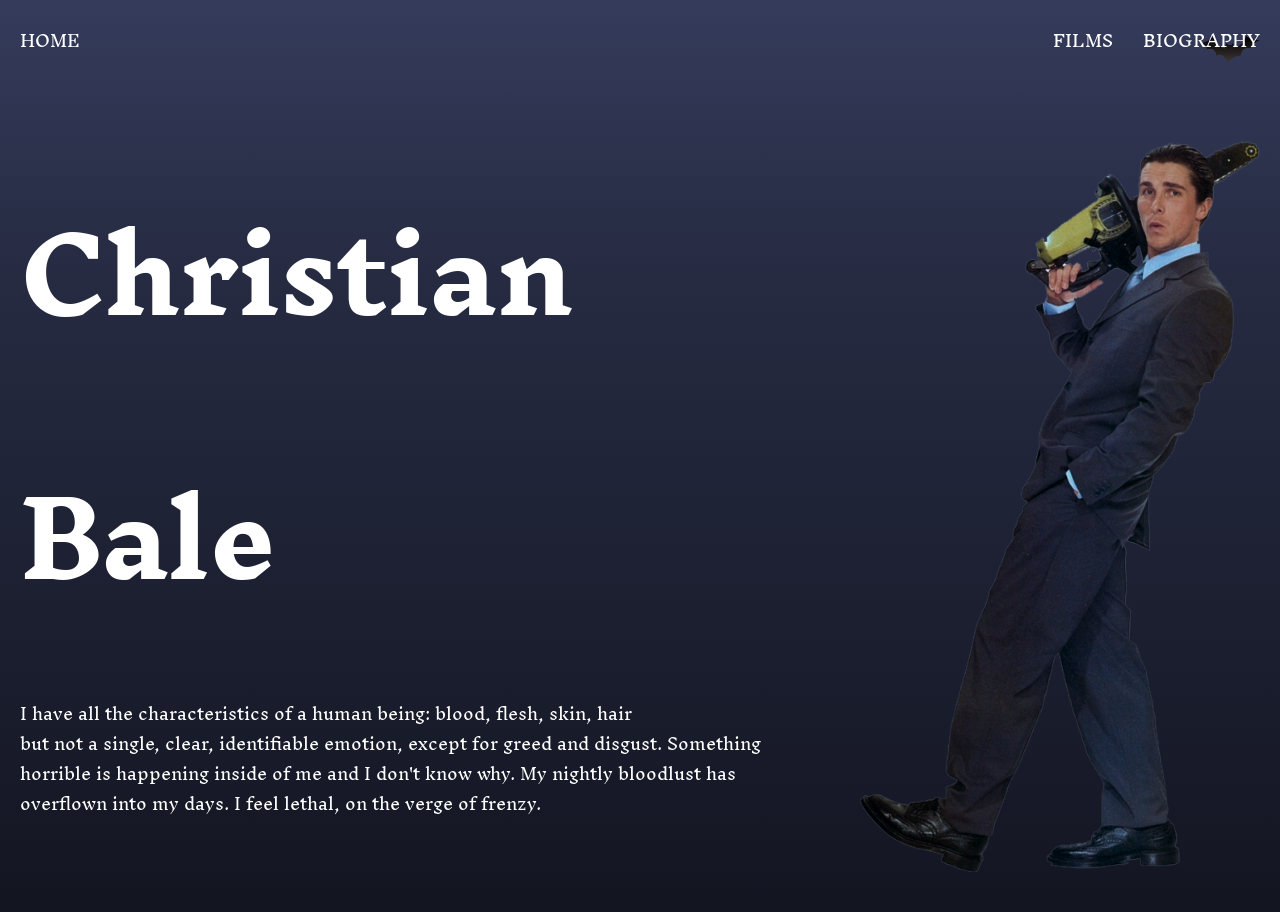
<file: pages/index.html>
<!DOCTYPE html>
<html lang="en">
<head>
    <meta charset="UTF-8">
    <meta name="viewport" content="width=device-width, initial-scale=1.0">
    <title>Christian Bale</title>
    <link rel="stylesheet" href="../css/style.css">
    <link rel="preconnect" href="https://fonts.googleapis.com">
    <link rel="preconnect" href="https://fonts.gstatic.com" crossorigin>
    <link href="https://fonts.googleapis.com/css2?family=Inknut+Antiqua:wght@300;400;500;600;700;800;900&display=swap" rel="stylesheet">
</head>
<body>
    <main>
        <nav>
            <div class="nav">
                <a href="./index.html">HOME</a>
                <div class="leftnav">
                    <a href="./films.html">FILMS</a>
                    <a href="./biography.html">BIOGRAPHY</a>
                </div>
            </div>
        </nav>
        
        <img src="../assets/icons/Group.svg" alt="bat" class="bat">
        
        <div class="content">
            <div class="hero-container">
                <div class="hero-text">
                    <h1 class="heading">Christian Bale</h1>
                    <p class="quote">I have all the characteristics of a human being: blood, flesh, skin, hair <br>but not a single, clear, identifiable emotion, except for greed and disgust. Something horrible is happening inside of me and I don't know why. My nightly bloodlust has overflown into my days. I feel lethal, on the verge of frenzy.</p>
                </div>
                <img src="../assets/images/ChristianBale.png" alt="Christian Bale" class="ChristianBale">
            </div>
        </div>
    </main>
</body>
</html>
</file>
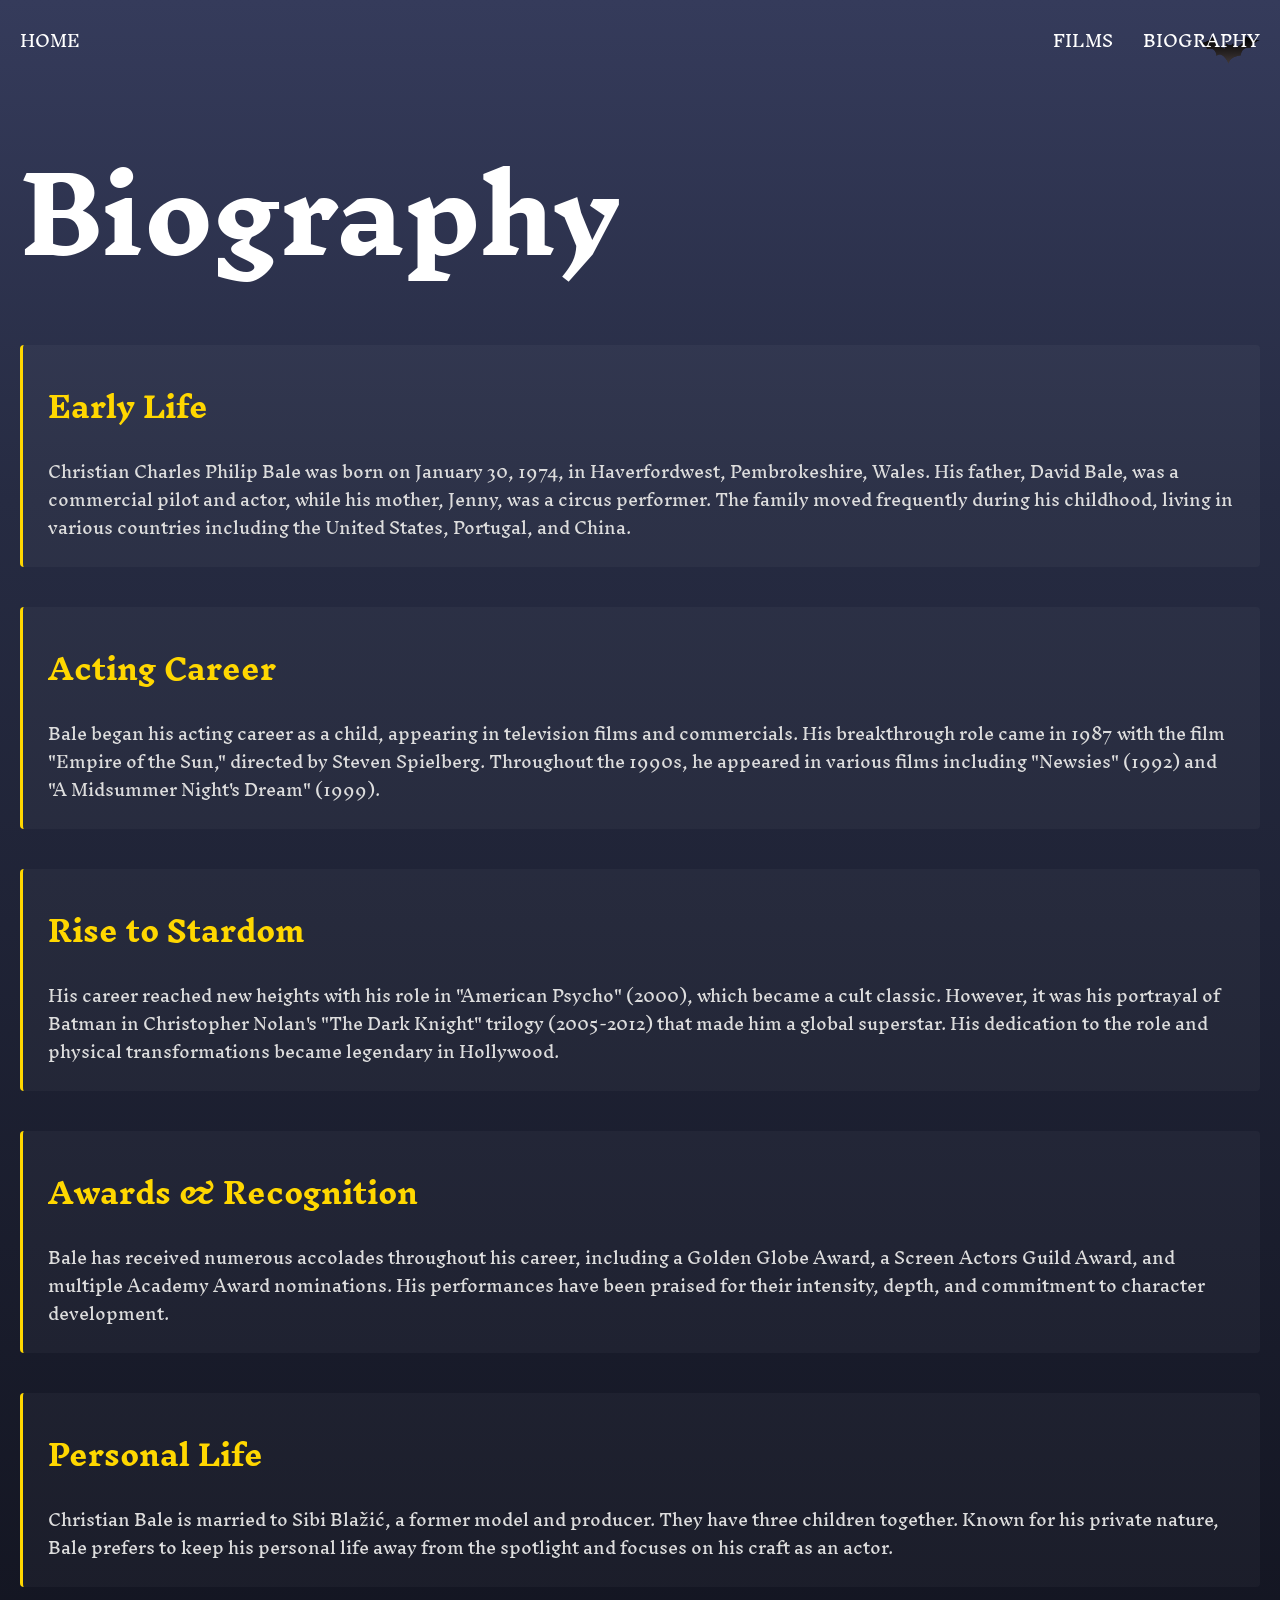
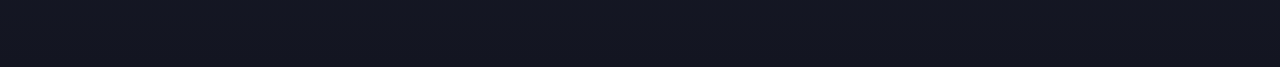
<file: pages/biography.html>
<!DOCTYPE html>
<html lang="en">
<head>
    <meta charset="UTF-8">
    <meta name="viewport" content="width=device-width, initial-scale=1.0">
    <title>Biography - Christian Bale</title>
    <link rel="stylesheet" href="../css/style.css">
    <link rel="preconnect" href="https://fonts.googleapis.com">
    <link rel="preconnect" href="https://fonts.gstatic.com" crossorigin>
    <link href="https://fonts.googleapis.com/css2?family=Inknut+Antiqua:wght@300;400;500;600;700;800;900&display=swap" rel="stylesheet">
</head>
<body>
    <main>
        <nav>
            <div class="nav">
                <a href="./index.html">HOME</a>
                <div class="leftnav">
                    <a href="./films.html">FILMS</a>
                    <a href="./biography.html">BIOGRAPHY</a>
                </div>
            </div>
        </nav>
        
        <img src="../assets/icons/Group.svg" alt="bat" class="bat">
        
        <div class="content">
            <h1 class="heading">Biography</h1>
            
            <div class="bio-section">
                <h2>Early Life</h2>
                <p>Christian Charles Philip Bale was born on January 30, 1974, in Haverfordwest, Pembrokeshire, Wales. His father, David Bale, was a commercial pilot and actor, while his mother, Jenny, was a circus performer. The family moved frequently during his childhood, living in various countries including the United States, Portugal, and China.</p>
            </div>
            
            <div class="bio-section">
                <h2>Acting Career</h2>
                <p>Bale began his acting career as a child, appearing in television films and commercials. His breakthrough role came in 1987 with the film "Empire of the Sun," directed by Steven Spielberg. Throughout the 1990s, he appeared in various films including "Newsies" (1992) and "A Midsummer Night's Dream" (1999).</p>
            </div>
            
            <div class="bio-section">
                <h2>Rise to Stardom</h2>
                <p>His career reached new heights with his role in "American Psycho" (2000), which became a cult classic. However, it was his portrayal of Batman in Christopher Nolan's "The Dark Knight" trilogy (2005-2012) that made him a global superstar. His dedication to the role and physical transformations became legendary in Hollywood.</p>
            </div>
            
            <div class="bio-section">
                <h2>Awards & Recognition</h2>
                <p>Bale has received numerous accolades throughout his career, including a Golden Globe Award, a Screen Actors Guild Award, and multiple Academy Award nominations. His performances have been praised for their intensity, depth, and commitment to character development.</p>
            </div>
            
            <div class="bio-section">
                <h2>Personal Life</h2>
                <p>Christian Bale is married to Sibi Blažić, a former model and producer. They have three children together. Known for his private nature, Bale prefers to keep his personal life away from the spotlight and focuses on his craft as an actor.</p>
            </div>
        </div>
    </main>
</body>
</html>
</file>
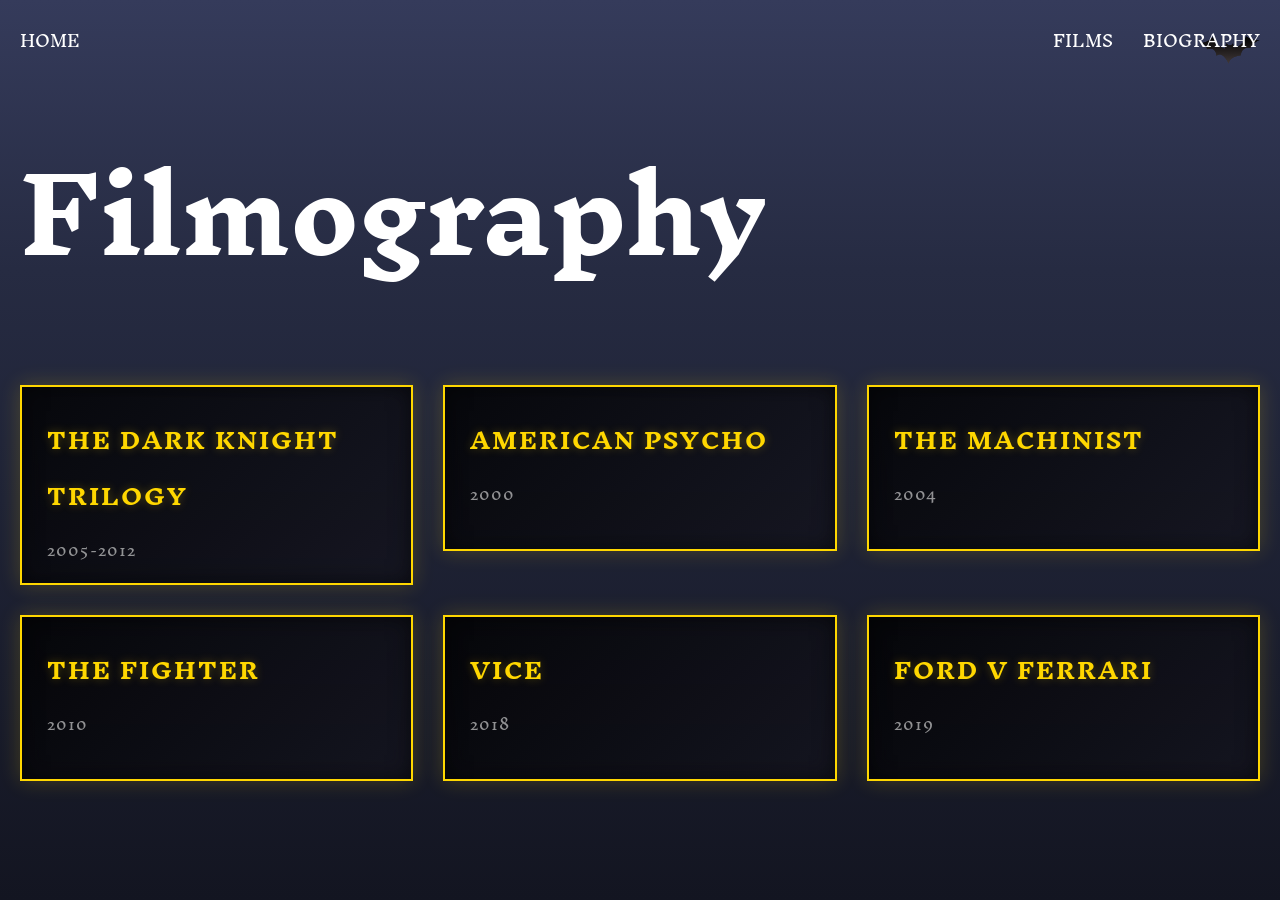
<file: pages/films.html>
<!DOCTYPE html>
<html lang="en">
<head>
    <meta charset="UTF-8">
    <meta name="viewport" content="width=device-width, initial-scale=1.0">
    <title>Films - Christian Bale</title>
    <link rel="stylesheet" href="../css/style.css">
    <link rel="preconnect" href="https://fonts.googleapis.com">
    <link rel="preconnect" href="https://fonts.gstatic.com" crossorigin>
    <link href="https://fonts.googleapis.com/css2?family=Inknut+Antiqua:wght@300;400;500;600;700;800;900&display=swap" rel="stylesheet">
</head>
<body>
    <main>
        <nav>
            <div class="nav">
                <a href="./index.html">HOME</a>
                <div class="leftnav">
                    <a href="./films.html">FILMS</a>
                    <a href="./biography.html">BIOGRAPHY</a>
                </div>
            </div>
        </nav>
        
        <img src="../assets/icons/Group.svg" alt="bat" class="bat">
        
        <div class="content">
            <h1 class="heading">Filmography</h1>
            
            <div class="films-grid">
                <div class="film-card">
                    <div class="film-card-inner">
                        <div class="film-card-front">
                            <h3>The Dark Knight Trilogy</h3>
                            <p class="year">2005-2012</p>
                        </div>
                        <div class="film-card-back">
                            <h3>The Dark Knight Trilogy</h3>
                            <p class="year">2005-2012</p>
                            <p class="description">Iconic role as Batman/Bruce Wayne in Christopher Nolan's masterpiece trilogy. Three films that revolutionized superhero cinema.</p>
                            <div class="film-details">
                                <span class="detail-tag">Director: Christopher Nolan</span>
                                <span class="detail-tag">Genre: Action/Crime</span>
                            </div>
                        </div>
                    </div>
                </div>
                
                <div class="film-card">
                    <div class="film-card-inner">
                        <div class="film-card-front">
                            <h3>American Psycho</h3>
                            <p class="year">2000</p>
                        </div>
                        <div class="film-card-back">
                            <h3>American Psycho</h3>
                            <p class="year">2000</p>
                            <p class="description">Brilliant portrayal of Patrick Bateman in this cult classic psychological thriller. A career-defining performance.</p>
                            <div class="film-details">
                                <span class="detail-tag">Director: Mary Harron</span>
                                <span class="detail-tag">Genre: Thriller/Drama</span>
                            </div>
                        </div>
                    </div>
                </div>
                
                <div class="film-card">
                    <div class="film-card-inner">
                        <div class="film-card-front">
                            <h3>The Machinist</h3>
                            <p class="year">2004</p>
                        </div>
                        <div class="film-card-back">
                            <h3>The Machinist</h3>
                            <p class="year">2004</p>
                            <p class="description">Extreme physical transformation for the role of an insomniac factory worker. A testament to his dedication.</p>
                            <div class="film-details">
                                <span class="detail-tag">Director: Brad Anderson</span>
                                <span class="detail-tag">Genre: Thriller/Drama</span>
                            </div>
                        </div>
                    </div>
                </div>
                
                <div class="film-card">
                    <div class="film-card-inner">
                        <div class="film-card-front">
                            <h3>The Fighter</h3>
                            <p class="year">2010</p>
                        </div>
                        <div class="film-card-back">
                            <h3>The Fighter</h3>
                            <p class="year">2010</p>
                            <p class="description">Oscar-nominated performance as boxer "Irish" Micky Ward. Powerful and emotional portrayal.</p>
                            <div class="film-details">
                                <span class="detail-tag">Director: David O. Russell</span>
                                <span class="detail-tag">Genre: Sports/Drama</span>
                            </div>
                        </div>
                    </div>
                </div>
                
                <div class="film-card">
                    <div class="film-card-inner">
                        <div class="film-card-front">
                            <h3>Vice</h3>
                            <p class="year">2018</p>
                        </div>
                        <div class="film-card-back">
                            <h3>Vice</h3>
                            <p class="year">2018</p>
                            <p class="description">Transformative role as Dick Cheney in Adam McKay's political drama. Oscar-nominated performance.</p>
                            <div class="film-details">
                                <span class="detail-tag">Director: Adam McKay</span>
                                <span class="detail-tag">Genre: Political/Drama</span>
                            </div>
                        </div>
                    </div>
                </div>
                
                <div class="film-card">
                    <div class="film-card-inner">
                        <div class="film-card-front">
                            <h3>Ford v Ferrari</h3>
                            <p class="year">2019</p>
                        </div>
                        <div class="film-card-back">
                            <h3>Ford v Ferrari</h3>
                            <p class="year">2019</p>
                            <p class="description">Compelling performance as Ken Miles in this racing drama. Intense and captivating.</p>
                            <div class="film-details">
                                <span class="detail-tag">Director: James Mangold</span>
                                <span class="detail-tag">Genre: Sports/Drama</span>
                            </div>
                        </div>
                    </div>
                </div>
            </div>
        </div>
    </main>
</body>
</html>
</file>
<file: css/style.css>
* {
    margin: 0;
    padding: 0;
    box-sizing: border-box;
}

body {
    min-height: 100vh;
    width: 100%;
    background: linear-gradient(0deg, #131521 0%, #262B42 70%, #353B5B 100%);
    font-family: "Inknut Antiqua", serif;
    display: flex;
    justify-content: center;
    color: #FFFFFF;
    padding: 20px;
    position: relative;
    overflow-x: hidden;
}

/* Blood canvas effect */
#bloodCanvas {
    position: fixed;
    top: 0;
    left: 0;
    width: 100%;
    height: 100%;
    pointer-events: none;
    z-index: 1;
}

main {
    width: 100%;
    max-width: 1400px;
    position: relative;
    z-index: 2;
}

nav {
    position: relative;
    z-index: 10;
}

.nav {
    display: flex;
    justify-content: space-between;
    align-items: center;
    flex-wrap: wrap;
    gap: 20px;
}

.nav a {
    color: #FFFFFF;
    text-decoration: none;
    font-size: 16px;
    transition: color 0.3s ease;
}

.nav a:hover {
    color: #FFD700;
    text-decoration: underline;
}

.leftnav {
    display: flex;
    gap: 30px;
    align-items: center;
}

.bat {
    position: fixed;
    top: 20px;
    right: 20px;
    width: 60px;
    height: 60px;
    z-index: 5;
}

.content {
    padding: 20px 0;
}

.hero-container {
    display: flex;
    align-items: flex-start;
    gap: 40px;
    margin-top: 60px;
}

.hero-text {
    flex: 1;
    min-width: 0;
}

.heading {
    font-size: clamp(48px, 8vw, 110px);
    margin-top: 0;
    color: #FFFFFF;
    user-select: none;
}

.blood-text {
    text-shadow: 0 0 10px rgba(255, 215, 0, 0.3);
    transition: text-shadow 0.3s ease;
    position: relative;
    display: inline-block;
    letter-spacing: 2px;
}

.blood-quote {
    text-shadow: 0 0 5px rgba(255, 215, 0, 0.2);
    transition: text-shadow 0.3s ease;
    position: relative;
}

@keyframes bloodGlitch {
    0% {
        text-shadow: 0 0 10px rgba(255, 215, 0, 0.3);
    }
    25% {
        text-shadow: -2px 0 #8B0000, 2px 0 #FF0000, 0 0 20px rgba(255, 0, 0, 0.5);
    }
    50% {
        text-shadow: 0 0 30px #8B0000, 0 0 50px #FF0000;
    }
    75% {
        text-shadow: 2px 0 #8B0000, -2px 0 #FF0000, 0 0 20px rgba(255, 0, 0, 0.5);
    }
    100% {
        text-shadow: 0 0 10px rgba(255, 215, 0, 0.3);
    }
}

@keyframes bloodPulse {
    0%, 100% {
        text-shadow: 0 0 10px rgba(255, 215, 0, 0.3);
    }
    50% {
        text-shadow: 0 0 20px #8B0000, 0 0 40px #FF0000;
    }
}

.blood-text {
    text-shadow: 0 0 10px rgba(255, 215, 0, 0.3);
    transition: text-shadow 0.3s ease;
}

.blood-quote {
    text-shadow: 0 0 5px rgba(255, 215, 0, 0.2);
    transition: text-shadow 0.3s ease;
}

@keyframes bloodGlitch {
    0% {
        text-shadow: 0 0 10px rgba(255, 215, 0, 0.3);
    }
    25% {
        text-shadow: -2px 0 #8B0000, 2px 0 #FF0000, 0 0 20px rgba(255, 0, 0, 0.5);
    }
    50% {
        text-shadow: 0 0 30px #8B0000, 0 0 50px #FF0000;
    }
    75% {
        text-shadow: 2px 0 #8B0000, -2px 0 #FF0000, 0 0 20px rgba(255, 0, 0, 0.5);
    }
    100% {
        text-shadow: 0 0 10px rgba(255, 215, 0, 0.3);
    }
}

@keyframes bloodPulse {
    0%, 100% {
        text-shadow: 0 0 10px rgba(255, 215, 0, 0.3);
    }
    50% {
        text-shadow: 0 0 20px #8B0000, 0 0 40px #FF0000;
    }
}

.quote {
    max-width: 100%;
    font-size: 16px;
    line-height: 30px;
    font-weight: 100;
    margin-top: 30px;
    margin-bottom: 40px;
}

.ChristianBale {
    flex: 0 0 auto;
    max-width: 400px;
    height: auto;
    border-radius: 8px;
}

.films-grid {
    display: grid;
    grid-template-columns: repeat(auto-fit, minmax(300px, 1fr));
    gap: 30px;
    margin-top: 40px;
}

.film-card {
    position: relative;
    height: auto;
    min-height: 200px;
}

.film-card-inner {
    position: relative;
    width: 100%;
    background: linear-gradient(135deg, rgba(0, 0, 0, 0.8) 0%, rgba(20, 20, 30, 0.8) 100%);
    backdrop-filter: blur(10px);
    border: 2px solid #FFD700;
    padding: 25px;
    border-radius: 0;
    transition: all 0.9s ease-out;
    max-height: 200px;
    overflow: hidden;
    box-shadow: 0 0 20px rgba(255, 215, 0, 0.2), inset 0 0 20px rgba(0, 0, 0, 0.6);
}

.film-card:hover .film-card-inner {
    background: linear-gradient(135deg, rgba(255, 215, 0, 0.12) 0%, rgba(255, 215, 0, 0.06) 100%);
    border-color: #FFD700;
    max-height: 650px;
    box-shadow: 0 0 60px rgba(255, 215, 0, 0.6), inset 0 0 40px rgba(255, 215, 0, 0.2);
    transform: rotateX(2deg) rotateY(-2deg) translateZ(20px);
}

.film-card-front,
.film-card-back {
    width: 100%;
    transition: all 0.7s ease-in-out;
}

.film-card-front {
    display: block;
    opacity: 1;
    transform: translateY(0);
}

.film-card-back {
    display: none;
    opacity: 0;
    transform: translateY(20px);
}

.film-card:hover .film-card-front {
    display: none;
    opacity: 0;
    transform: translateY(-20px);
}

.film-card:hover .film-card-back {
    display: block;
    opacity: 1;
    transform: translateY(0);
}

.film-card h3 {
    font-size: 22px;
    margin-bottom: 8px;
    color: #FFD700;
    font-weight: 700;
    letter-spacing: 2px;
    text-transform: uppercase;
    text-shadow: 0 0 10px rgba(255, 215, 0, 0.3);
    transition: all 0.7s cubic-bezier(0.34, 1.56, 0.64, 1);
}

.film-card:hover h3 {
    text-shadow: 0 0 30px rgba(255, 215, 0, 0.8), 0 0 50px rgba(255, 215, 0, 0.4);
    letter-spacing: 5px;
    transform: scaleY(1.1);
}

.film-card .year {
    font-size: 14px;
    color: #CCCCCC;
    margin-bottom: 12px;
    letter-spacing: 1px;
    transition: all 0.8s cubic-bezier(0.34, 1.56, 0.64, 1);
    opacity: 0.7;
}

.film-card:hover .year {
    color: #FFD700;
    opacity: 1;
    letter-spacing: 3px;
    transform: scale(1.1);
}

.film-card .description {
    color: #AAAAAA;
    font-size: 13px;
    line-height: 22px;
    margin-bottom: 15px;
    border-left: 3px solid #FFD700;
    padding-left: 12px;
    transition: all 0.9s cubic-bezier(0.34, 1.56, 0.64, 1);
    opacity: 0.6;
}

.film-card:hover .description {
    color: #DDDDDD;
    border-left-color: #FFD700;
    opacity: 1;
    padding-left: 18px;
    transform: translateX(8px);
}

.film-details {
    display: flex;
    flex-direction: column;
    gap: 10px;
}

.detail-tag {
    font-size: 12px;
    background: linear-gradient(135deg, rgba(255, 215, 0, 0.15) 0%, rgba(255, 215, 0, 0.05) 100%);
    color: #FFD700;
    padding: 8px 12px;
    border-radius: 0;
    border: 1px solid rgba(255, 215, 0, 0.4);
    letter-spacing: 1px;
    box-shadow: 0 0 10px rgba(255, 215, 0, 0.1);
    transition: all 0.7s cubic-bezier(0.34, 1.56, 0.64, 1);
    transform: translateX(0) scale(0.95);
    opacity: 0.8;
}

.film-card:hover .detail-tag {
    background: linear-gradient(135deg, rgba(255, 215, 0, 0.25) 0%, rgba(255, 215, 0, 0.12) 100%);
    box-shadow: 0 0 25px rgba(255, 215, 0, 0.4);
    transform: translateX(10px) scale(1);
    opacity: 1;
}

.bio-section {
    margin-bottom: 40px;
    padding: 25px;
    background: rgba(255, 255, 255, 0.03);
    border-left: 3px solid #FFD700;
    border-radius: 4px;
}

.bio-section h2 {
    font-size: 28px;
    color: #FFD700;
    margin-bottom: 15px;
}

.bio-section p {
    font-size: 16px;
    line-height: 28px;
    color: #DDDDDD;
}

/* Gallery Styles - American Psycho & Batman Style */
.gallery-grid {
    display: grid;
    grid-template-columns: repeat(auto-fit, minmax(280px, 1fr));
    gap: 25px;
    margin-top: 40px;
}

.gallery-item {
    position: relative;
    overflow: hidden;
    border-radius: 0;
}

.gallery-image-wrapper {
    position: relative;
    width: 100%;
    padding-bottom: 125%;
    overflow: hidden;
    background: #000;
    border: 2px solid #FFD700;
    border-radius: 0;
    cursor: pointer;
    box-shadow: 0 0 20px rgba(255, 215, 0, 0.3), inset 0 0 20px rgba(0, 0, 0, 0.8);
}

.gallery-image {
    position: absolute;
    top: 0;
    left: 0;
    width: 100%;
    height: 100%;
    object-fit: cover;
    transition: transform 0.6s ease, filter 0.6s ease;
    filter: grayscale(100%) contrast(1.2);
}

.gallery-image-wrapper:hover .gallery-image {
    transform: scale(1.15) rotate(1deg);
    filter: grayscale(0%) contrast(1.4) brightness(1.1);
}

.gallery-overlay {
    position: absolute;
    bottom: 0;
    left: 0;
    right: 0;
    background: linear-gradient(to top, rgba(0, 0, 0, 0.98), rgba(0, 0, 0, 0.7), transparent);
    padding: 40px 20px 20px;
    transform: translateY(100%);
    transition: transform 0.5s cubic-bezier(0.34, 1.56, 0.64, 1);
    border-top: 2px solid #FFD700;
}

.gallery-image-wrapper:hover .gallery-overlay {
    transform: translateY(0);
}

.gallery-overlay h3 {
    font-size: 22px;
    color: #FFD700;
    margin-bottom: 8px;
    font-weight: 700;
    letter-spacing: 2px;
    text-transform: uppercase;
}

.gallery-overlay p {
    font-size: 14px;
    color: #CCCCCC;
    letter-spacing: 1px;
}

/* Modal Styles - Batman Style */
.modal {
    display: none;
    position: fixed;
    z-index: 1000;
    left: 0;
    top: 0;
    width: 100%;
    height: 100%;
    background-color: rgba(0, 0, 0, 0.98);
    animation: fadeInDark 0.4s ease;
    backdrop-filter: blur(5px);
}

.modal.active {
    display: flex;
    align-items: center;
    justify-content: center;
}

@keyframes fadeInDark {
    from {
        opacity: 0;
        background-color: rgba(0, 0, 0, 0);
    }
    to {
        opacity: 1;
        background-color: rgba(0, 0, 0, 0.98);
    }
}

.modal-content {
    position: relative;
    max-width: 90%;
    max-height: 90vh;
    display: flex;
    flex-direction: column;
    align-items: center;
    animation: slideUpDark 0.5s cubic-bezier(0.34, 1.56, 0.64, 1);
    border: 2px solid #FFD700;
    padding: 30px;
    background: linear-gradient(135deg, rgba(0, 0, 0, 0.9) 0%, rgba(20, 20, 30, 0.9) 100%);
    box-shadow: 0 0 40px rgba(255, 215, 0, 0.4), inset 0 0 40px rgba(0, 0, 0, 0.8);
}

@keyframes slideUpDark {
    from {
        transform: translateY(80px) scale(0.9);
        opacity: 0;
    }
    to {
        transform: translateY(0) scale(1);
        opacity: 1;
    }
}

.modal-close {
    position: absolute;
    top: -50px;
    right: 0;
    font-size: 48px;
    color: #FFD700;
    cursor: pointer;
    transition: all 0.3s ease;
    font-weight: bold;
    text-shadow: 0 0 10px rgba(255, 215, 0, 0.5);
}

.modal-close:hover {
    color: #FFFFFF;
    text-shadow: 0 0 20px rgba(255, 215, 0, 0.8);
    transform: scale(1.2) rotate(90deg);
}

.modal-image {
    max-width: 100%;
    max-height: 60vh;
    object-fit: contain;
    border: 2px solid #FFD700;
    margin-bottom: 25px;
    filter: contrast(1.2);
    box-shadow: 0 0 30px rgba(255, 215, 0, 0.3);
}

.modal-info {
    text-align: center;
    margin-bottom: 25px;
    border-bottom: 2px solid #FFD700;
    padding-bottom: 15px;
    width: 100%;
}

.modal-info h2 {
    font-size: 32px;
    color: #FFD700;
    margin-bottom: 10px;
    font-weight: 700;
    letter-spacing: 3px;
    text-transform: uppercase;
    text-shadow: 0 0 10px rgba(255, 215, 0, 0.5);
}

.modal-info p {
    font-size: 18px;
    color: #CCCCCC;
    letter-spacing: 2px;
}

.modal-nav {
    display: flex;
    gap: 30px;
}

.modal-prev,
.modal-next {
    background: linear-gradient(135deg, rgba(255, 215, 0, 0.15) 0%, rgba(255, 215, 0, 0.05) 100%);
    border: 2px solid #FFD700;
    color: #FFD700;
    font-size: 28px;
    padding: 15px 25px;
    border-radius: 0;
    cursor: pointer;
    transition: all 0.3s ease;
    font-weight: bold;
    text-shadow: 0 0 5px rgba(255, 215, 0, 0.5);
    box-shadow: 0 0 15px rgba(255, 215, 0, 0.2);
}

.modal-prev:hover,
.modal-next:hover {
    background: linear-gradient(135deg, rgba(255, 215, 0, 0.3) 0%, rgba(255, 215, 0, 0.15) 100%);
    transform: scale(1.15);
    box-shadow: 0 0 30px rgba(255, 215, 0, 0.5);
    text-shadow: 0 0 10px rgba(255, 215, 0, 0.8);
}

/* Адаптивность для планшетов */
@media (max-width: 1024px) {
    main {
        max-width: 100%;
    }
    
    .heading {
        font-size: clamp(36px, 6vw, 80px);
    }
    
    .quote {
        max-width: 100%;
        font-size: 14px;
    }
    
    .hero-container {
        flex-direction: column;
        gap: 30px;
    }
    
    .ChristianBale {
        max-width: 100%;
        flex: 1;
    }
    
    .films-grid {
        grid-template-columns: repeat(auto-fit, minmax(250px, 1fr));
        gap: 20px;
    }
    
    .film-card-inner {
        max-height: 180px;
    }
    
    .film-card:hover .film-card-inner {
        max-height: 550px;
    }
    
    .gallery-grid {
        grid-template-columns: repeat(auto-fit, minmax(240px, 1fr));
        gap: 20px;
    }
}

/* Адаптивность для мобильных */
@media (max-width: 768px) {
    body {
        padding: 10px;
    }
    
    .nav {
        flex-direction: column;
        align-items: flex-start;
    }
    
    .leftnav {
        flex-direction: column;
        gap: 15px;
        width: 100%;
    }
    
    .heading {
        font-size: clamp(28px, 5vw, 60px);
        margin-top: 40px;
    }
    
    .quote {
        font-size: 14px;
        line-height: 24px;
    }
    
    .bat {
        width: 40px;
        height: 40px;
    }
    
    .hero-container {
        flex-direction: column;
        gap: 20px;
        margin-top: 30px;
    }
    
    .ChristianBale {
        max-width: 100%;
    }
    
    .films-grid {
        grid-template-columns: 1fr;
        gap: 15px;
    }
    
    .film-card-inner {
        padding: 15px;
        max-height: 160px;
        border: 2px solid #FFD700;
    }
    
    .film-card:hover .film-card-inner {
        max-height: 500px;
    }
    
    .film-card h3 {
        font-size: 18px;
    }
    
    .gallery-grid {
        grid-template-columns: repeat(auto-fit, minmax(200px, 1fr));
        gap: 15px;
    }
    
    .gallery-image-wrapper {
        border: 2px solid #FFD700;
    }
    
    .modal-content {
        max-width: 95%;
        max-height: 85vh;
        border: 2px solid #FFD700;
        padding: 20px;
    }
    
    .modal-image {
        max-height: 50vh;
        border: 2px solid #FFD700;
    }
    
    .modal-close {
        top: -35px;
        font-size: 32px;
    }
    
    .modal-info h2 {
        font-size: 22px;
    }
    
    .modal-prev,
    .modal-next {
        padding: 10px 15px;
        font-size: 20px;
        border: 2px solid #FFD700;
    }
}
</file>
